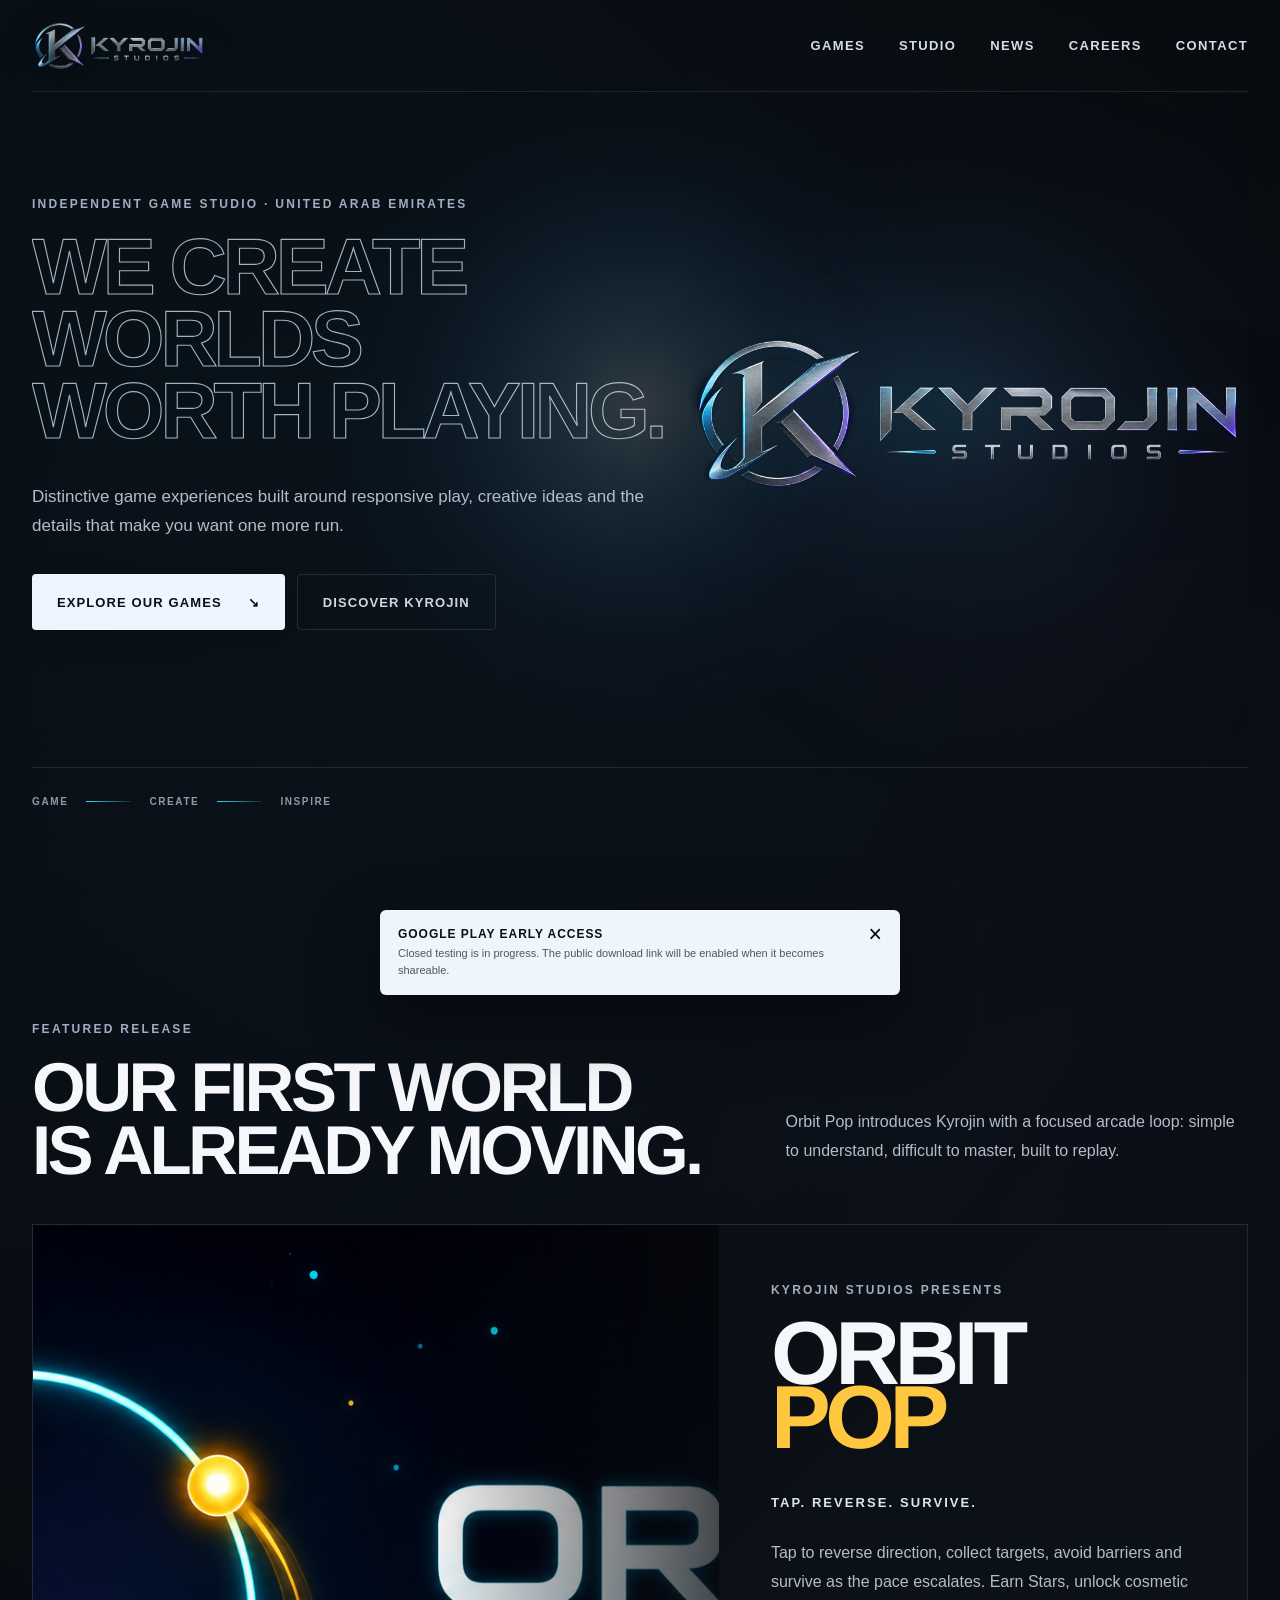
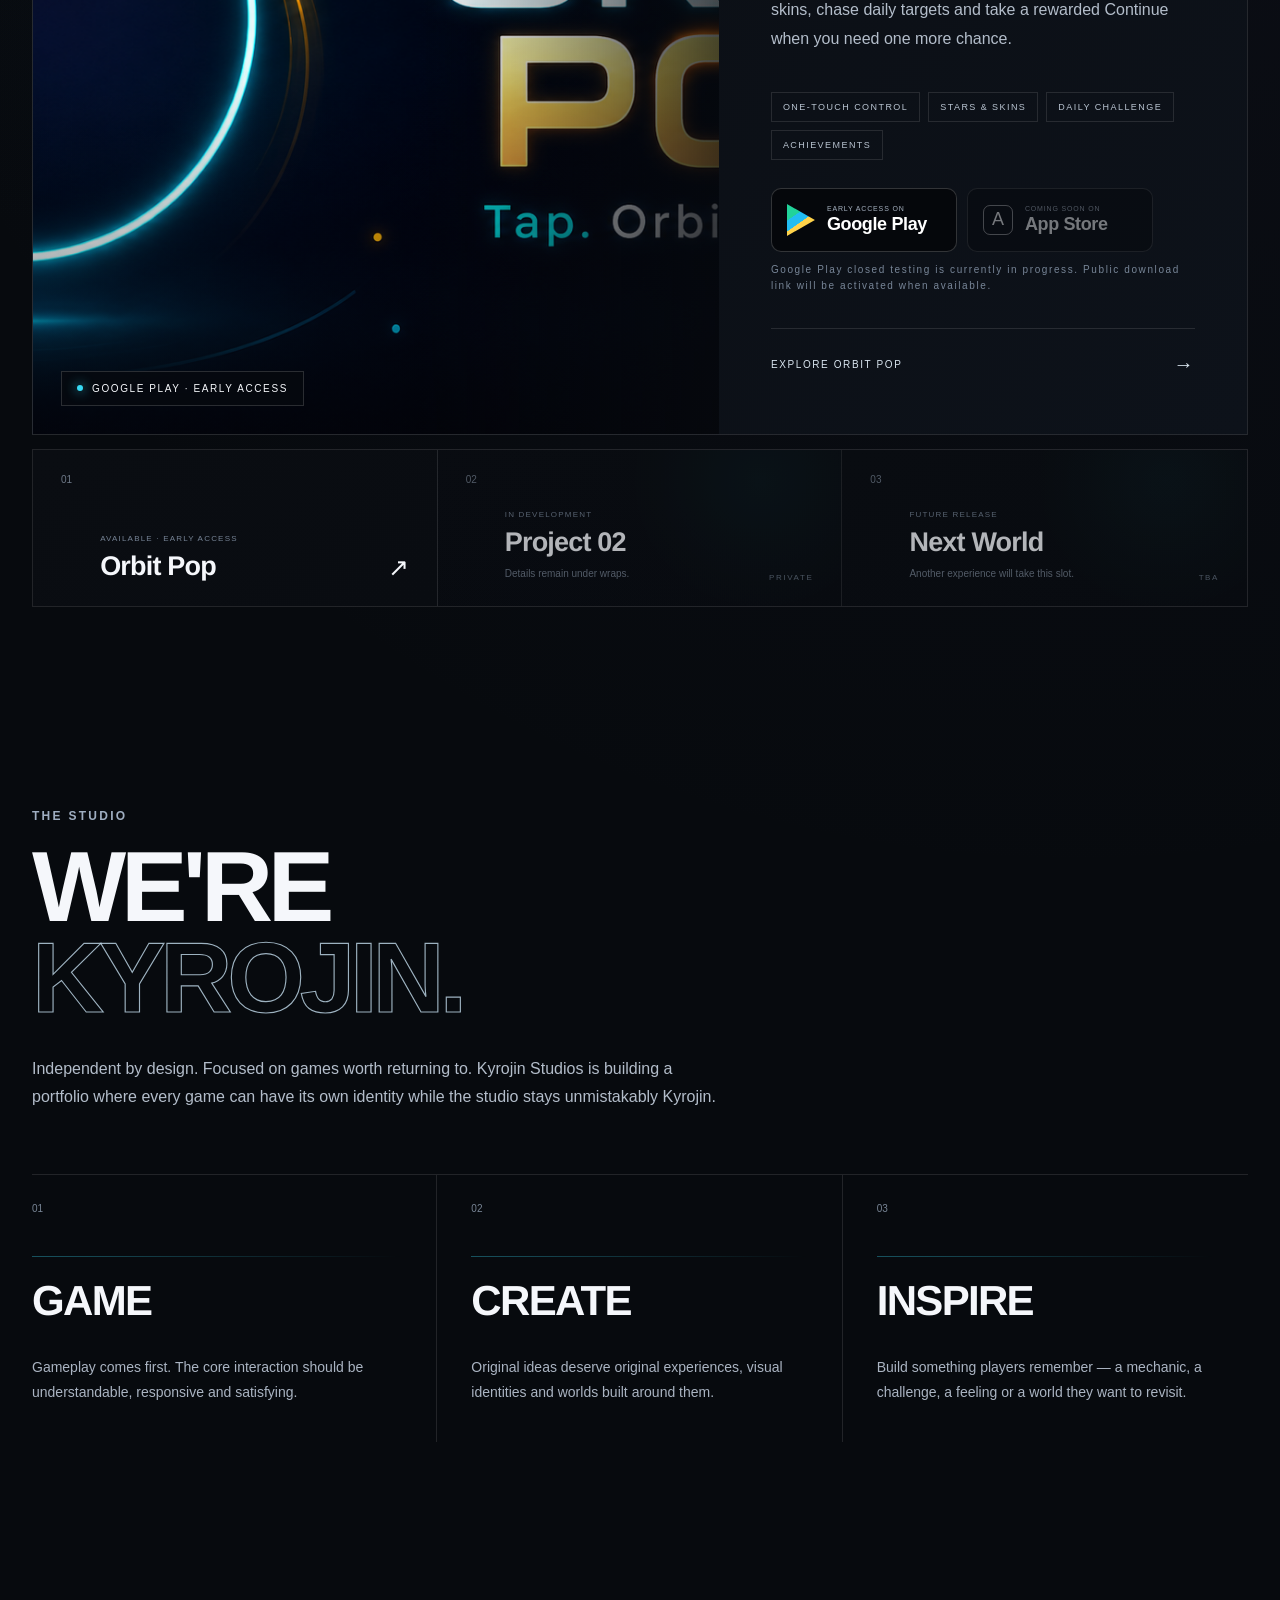
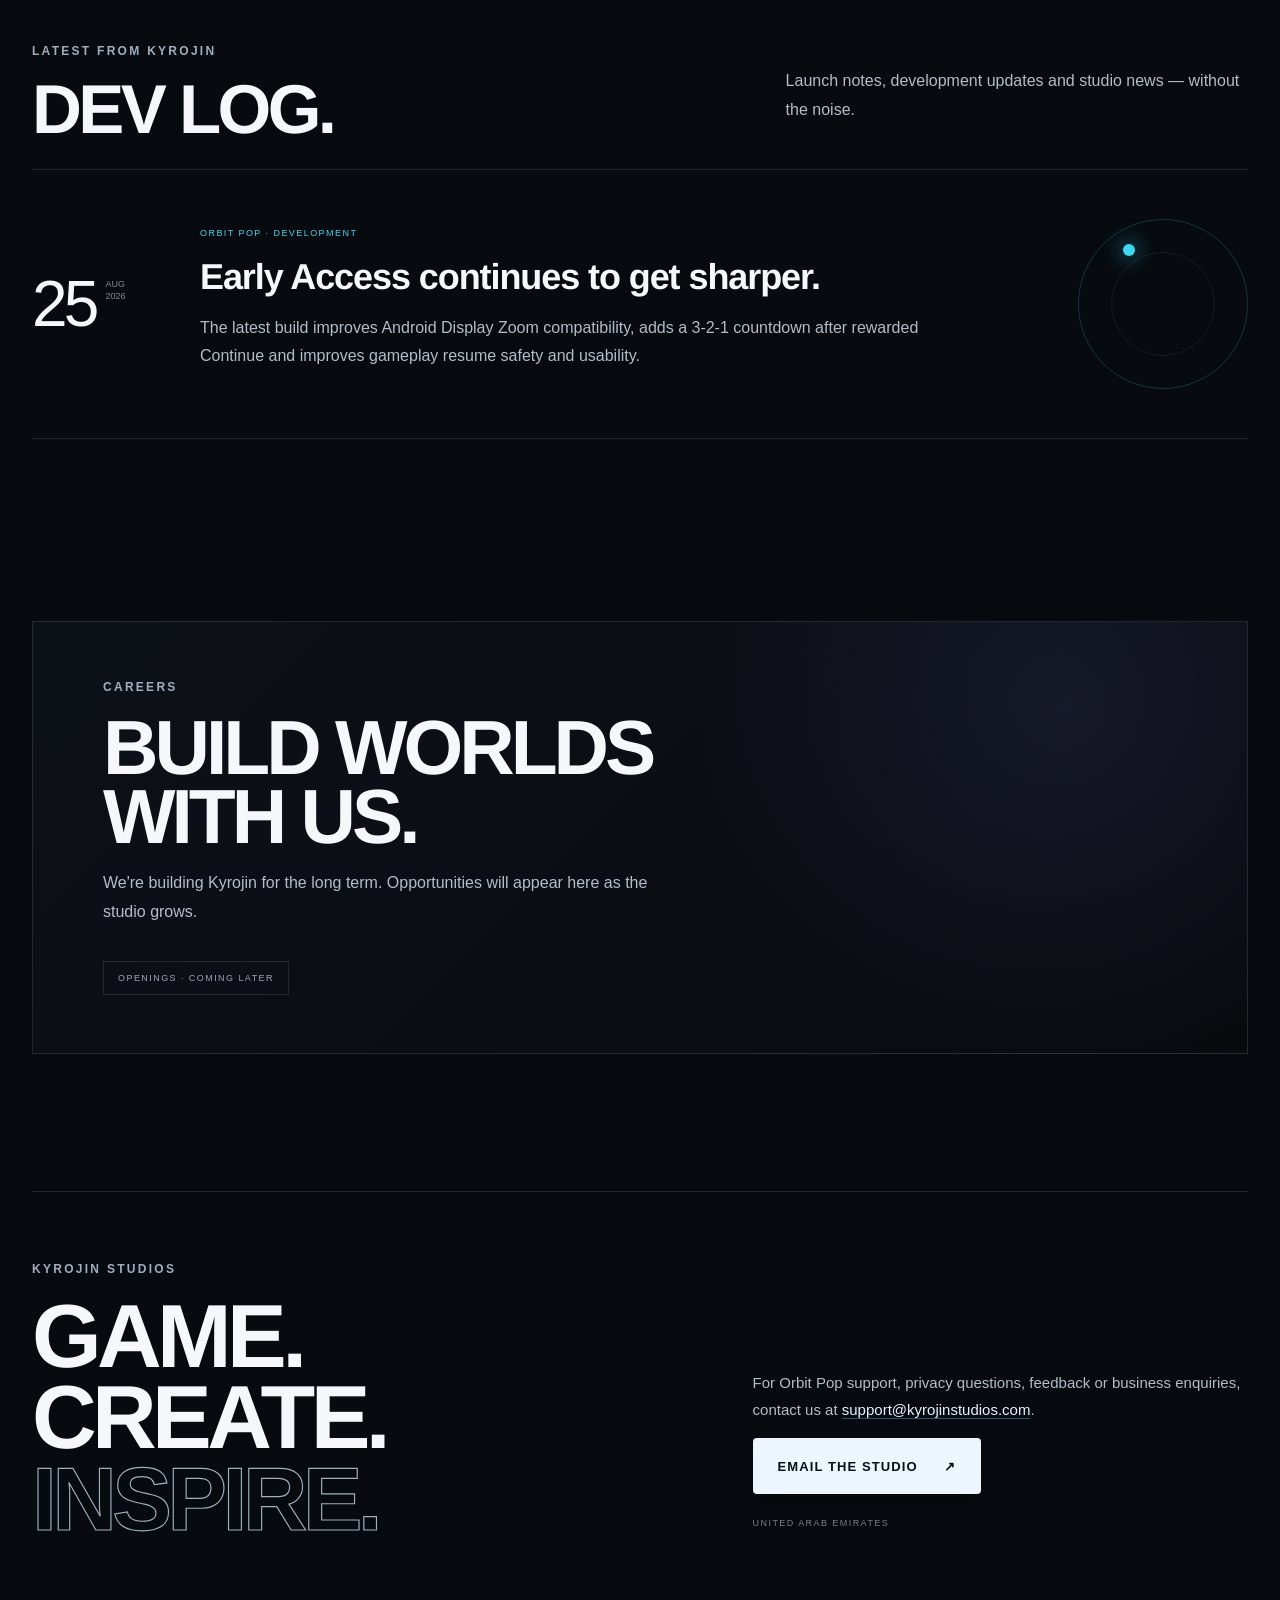
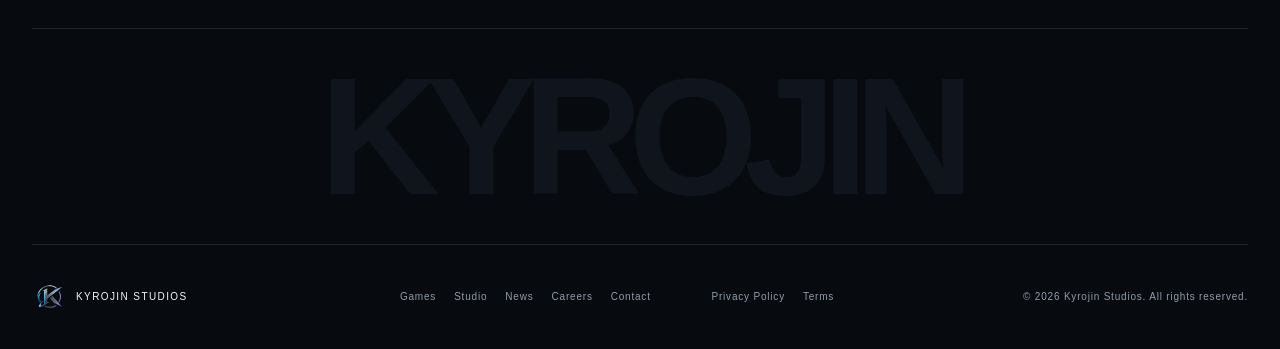
<file: kyrojin-studios-site/public/index.html>
<!doctype html>
<html lang="en">
<head>
  <meta charset="utf-8" />
  <meta name="viewport" content="width=device-width, initial-scale=1" />
  <meta name="theme-color" content="#080b10" />
  <meta name="description" content="Kyrojin Studios is an independent UAE game studio creating distinctive, replayable game experiences. Discover Orbit Pop, our first title." />
  <title>Kyrojin Studios — Game · Create · Inspire</title>
  <link rel="icon" type="image/png" href="assets/kyrojin-mark.png" />
  <link rel="stylesheet" href="assets/styles.css" />
</head>
<body>
  <div class="noise" aria-hidden="true"></div>
  <div class="cursor-glow" aria-hidden="true"></div>

  <header class="site-header" id="top">
    <a class="brand" href="#top" aria-label="Kyrojin Studios home">
      <img class="brand-wordmark" src="assets/kyrojin-logo-web-4k(1).png" alt="Kyrojin Studios" />
    </a>
    <button class="menu-toggle" aria-label="Open navigation" aria-expanded="false"><span></span><span></span></button>
    <nav class="nav" aria-label="Primary navigation">
      <a href="#games">Games</a>
      <a href="#studio">Studio</a>
      <a href="#news">News</a>
      <a href="#careers">Careers</a>
      <a href="#contact">Contact</a>
    </nav>
  </header>

  <main>
    <section class="hero section-pad">
      <div class="hero-aura" aria-hidden="true"></div>
      <div class="hero-copy reveal">
        <p class="eyebrow">Independent game studio · United Arab Emirates</p>
        <h1>WE CREATE WORLDS<br><span>WORTH PLAYING.</span></h1>
        <p class="hero-lead">Distinctive game experiences built around responsive play, creative ideas and the details that make you want one more run.</p>
        <div class="hero-actions">
          <a class="btn btn-primary" href="#games">Explore our games <span>↘</span></a>
          <a class="btn btn-ghost" href="#studio">Discover Kyrojin</a>
        </div>
      </div>
      <div class="hero-mark reveal delay-1">
        <img src="assets/kyrojin-logo-web-4k(1).png" alt="Kyrojin Studios" />
      </div>
      <div class="hero-footer reveal delay-2">
        <span>GAME</span><i></i><span>CREATE</span><i></i><span>INSPIRE</span>
      </div>
    </section>

    <section class="section-pad featured" id="games">
      <div class="section-head reveal">
        <div><p class="eyebrow">Featured release</p><h2>OUR FIRST WORLD<br>IS ALREADY MOVING.</h2></div>
        <p>Orbit Pop introduces Kyrojin with a focused arcade loop: simple to understand, difficult to master, built to replay.</p>
      </div>

      <article class="game-feature reveal">
        <div class="game-art">
          <img src="assets/orbit-pop-banner.png" alt="Orbit Pop — Tap. Orbit. Survive." />
          <div class="art-shade"></div>
          <div class="status-chip"><span></span> Google Play · Early Access</div>
        </div>
        <div class="game-info">
          <p class="eyebrow">Kyrojin Studios presents</p>
          <h3>ORBIT<br><span>POP</span></h3>
          <p class="tagline">TAP. REVERSE. SURVIVE.</p>
          <p class="game-desc">Tap to reverse direction, collect targets, avoid barriers and survive as the pace escalates. Earn Stars, unlock cosmetic skins, chase daily targets and take a rewarded Continue when you need one more chance.</p>
          <div class="feature-pills">
            <span>One-touch control</span><span>Stars & skins</span><span>Daily challenge</span><span>Achievements</span>
          </div>
          <div class="store-row" aria-label="Store availability">
            <button class="store-badge store-google" type="button" data-store="google">
              <span class="play-icon" aria-hidden="true"><i></i></span>
              <span><small>EARLY ACCESS ON</small><strong>Google Play</strong></span>
            </button>
            <button class="store-badge store-disabled" type="button" disabled>
              <span class="appstore-icon" aria-hidden="true">A</span>
              <span><small>COMING SOON ON</small><strong>App Store</strong></span>
            </button>
          </div>
          <p class="store-note">Google Play closed testing is currently in progress. Public download link will be activated when available.</p>
          <a class="text-link" href="orbit-pop.html">Explore Orbit Pop <span>→</span></a>
        </div>
      </article>

      <div class="game-grid reveal">
        <a class="game-card active" href="orbit-pop.html">
          <span class="card-index">01</span>
          <div><p>AVAILABLE · EARLY ACCESS</p><h4>Orbit Pop</h4></div><span class="arrow">↗</span>
        </a>
        <div class="game-card muted">
          <span class="card-index">02</span>
          <div><p>IN DEVELOPMENT</p><h4>Project 02</h4><small>Details remain under wraps.</small></div><span class="lock">PRIVATE</span>
        </div>
        <div class="game-card muted">
          <span class="card-index">03</span>
          <div><p>FUTURE RELEASE</p><h4>Next World</h4><small>Another experience will take this slot.</small></div><span class="lock">TBA</span>
        </div>
      </div>
    </section>

    <section class="section-pad studio" id="studio">
      <div class="studio-intro reveal">
        <p class="eyebrow">The studio</p>
        <h2>WE'RE<br><span>KYROJIN.</span></h2>
        <p>Independent by design. Focused on games worth returning to. Kyrojin Studios is building a portfolio where every game can have its own identity while the studio stays unmistakably Kyrojin.</p>
      </div>
      <div class="principles">
        <article class="principle reveal">
          <span class="number">01</span><div class="line"></div><h3>GAME</h3><p>Gameplay comes first. The core interaction should be understandable, responsive and satisfying.</p>
        </article>
        <article class="principle reveal delay-1">
          <span class="number">02</span><div class="line"></div><h3>CREATE</h3><p>Original ideas deserve original experiences, visual identities and worlds built around them.</p>
        </article>
        <article class="principle reveal delay-2">
          <span class="number">03</span><div class="line"></div><h3>INSPIRE</h3><p>Build something players remember — a mechanic, a challenge, a feeling or a world they want to revisit.</p>
        </article>
      </div>
    </section>

    <section class="section-pad news" id="news">
      <div class="section-head reveal">
        <div><p class="eyebrow">Latest from Kyrojin</p><h2>DEV LOG.</h2></div>
        <p>Launch notes, development updates and studio news — without the noise.</p>
      </div>
      <article class="news-card reveal">
        <div class="news-date"><strong>25</strong><span>AUG<br>2026</span></div>
        <div class="news-copy">
          <span class="news-tag">ORBIT POP · DEVELOPMENT</span>
          <h3>Early Access continues to get sharper.</h3>
          <p>The latest build improves Android Display Zoom compatibility, adds a 3-2-1 countdown after rewarded Continue and improves gameplay resume safety and usability.</p>
        </div>
        <div class="news-orbit" aria-hidden="true"><span></span></div>
      </article>
    </section>

    <section class="section-pad careers" id="careers">
      <div class="careers-panel reveal">
        <p class="eyebrow">Careers</p>
        <h2>BUILD WORLDS<br>WITH US.</h2>
        <p>We're building Kyrojin for the long term. Opportunities will appear here as the studio grows.</p>
        <span class="coming-pill">OPENINGS · COMING LATER</span>
      </div>
    </section>

    <section class="section-pad contact" id="contact">
      <div class="contact-panel reveal">
        <div>
          <p class="eyebrow">Kyrojin Studios</p>
          <h2>GAME.<br>CREATE.<br><span>INSPIRE.</span></h2>
        </div>
        <div class="contact-copy">
          <p>For Orbit Pop support, privacy questions, feedback or business enquiries, contact us at <a class="contact-email" href="mailto:support@kyrojinstudios.com">support@kyrojinstudios.com</a>.</p>
          <a class="btn btn-primary" href="mailto:support@kyrojinstudios.com">Email the studio <span>↗</span></a>
          <small>United Arab Emirates</small>
        </div>
      </div>
    </section>
  </main>

  <footer class="footer">
    <div class="footer-word">KYROJIN</div>
    <div class="footer-bottom">
      <div class="footer-brand"><img src="assets/kyrojin-mark.png" alt="" /><span>KYROJIN STUDIOS</span></div>
      <nav aria-label="Footer navigation">
        <a href="#games">Games</a><a href="#studio">Studio</a><a href="#news">News</a><a href="#careers">Careers</a><a href="#contact">Contact</a>
      </nav>
      <nav aria-label="Legal navigation">
        <a href="privacy-policy.html">Privacy Policy</a><a href="terms.html">Terms</a>
      </nav>
      <p>© 2026 Kyrojin Studios. All rights reserved.</p>
    </div>
  </footer>

  <div class="toast" role="status" aria-live="polite">
    <strong>Google Play Early Access</strong>
    <span>Closed testing is in progress. The public download link will be enabled when it becomes shareable.</span>
    <button type="button" aria-label="Close">×</button>
  </div>

  <script src="assets/app.js"></script>
</body>
</html>
</file>
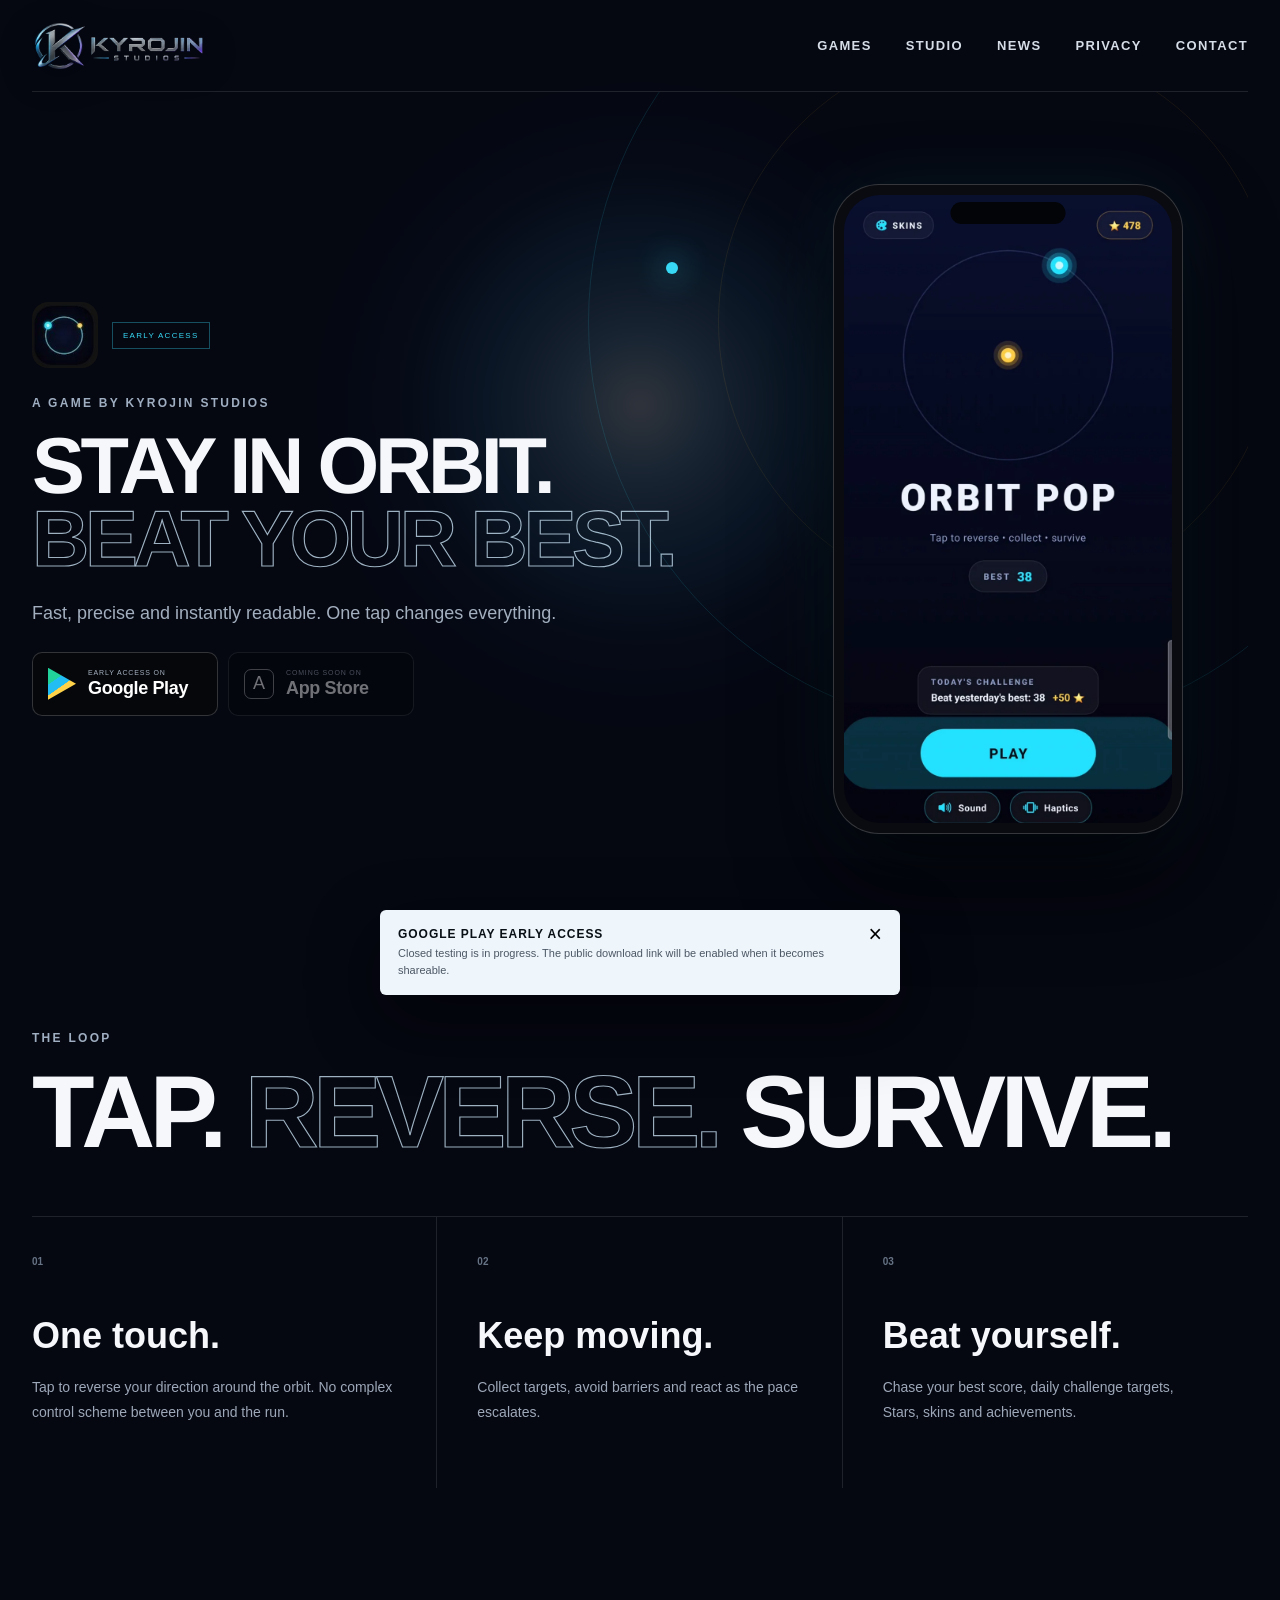
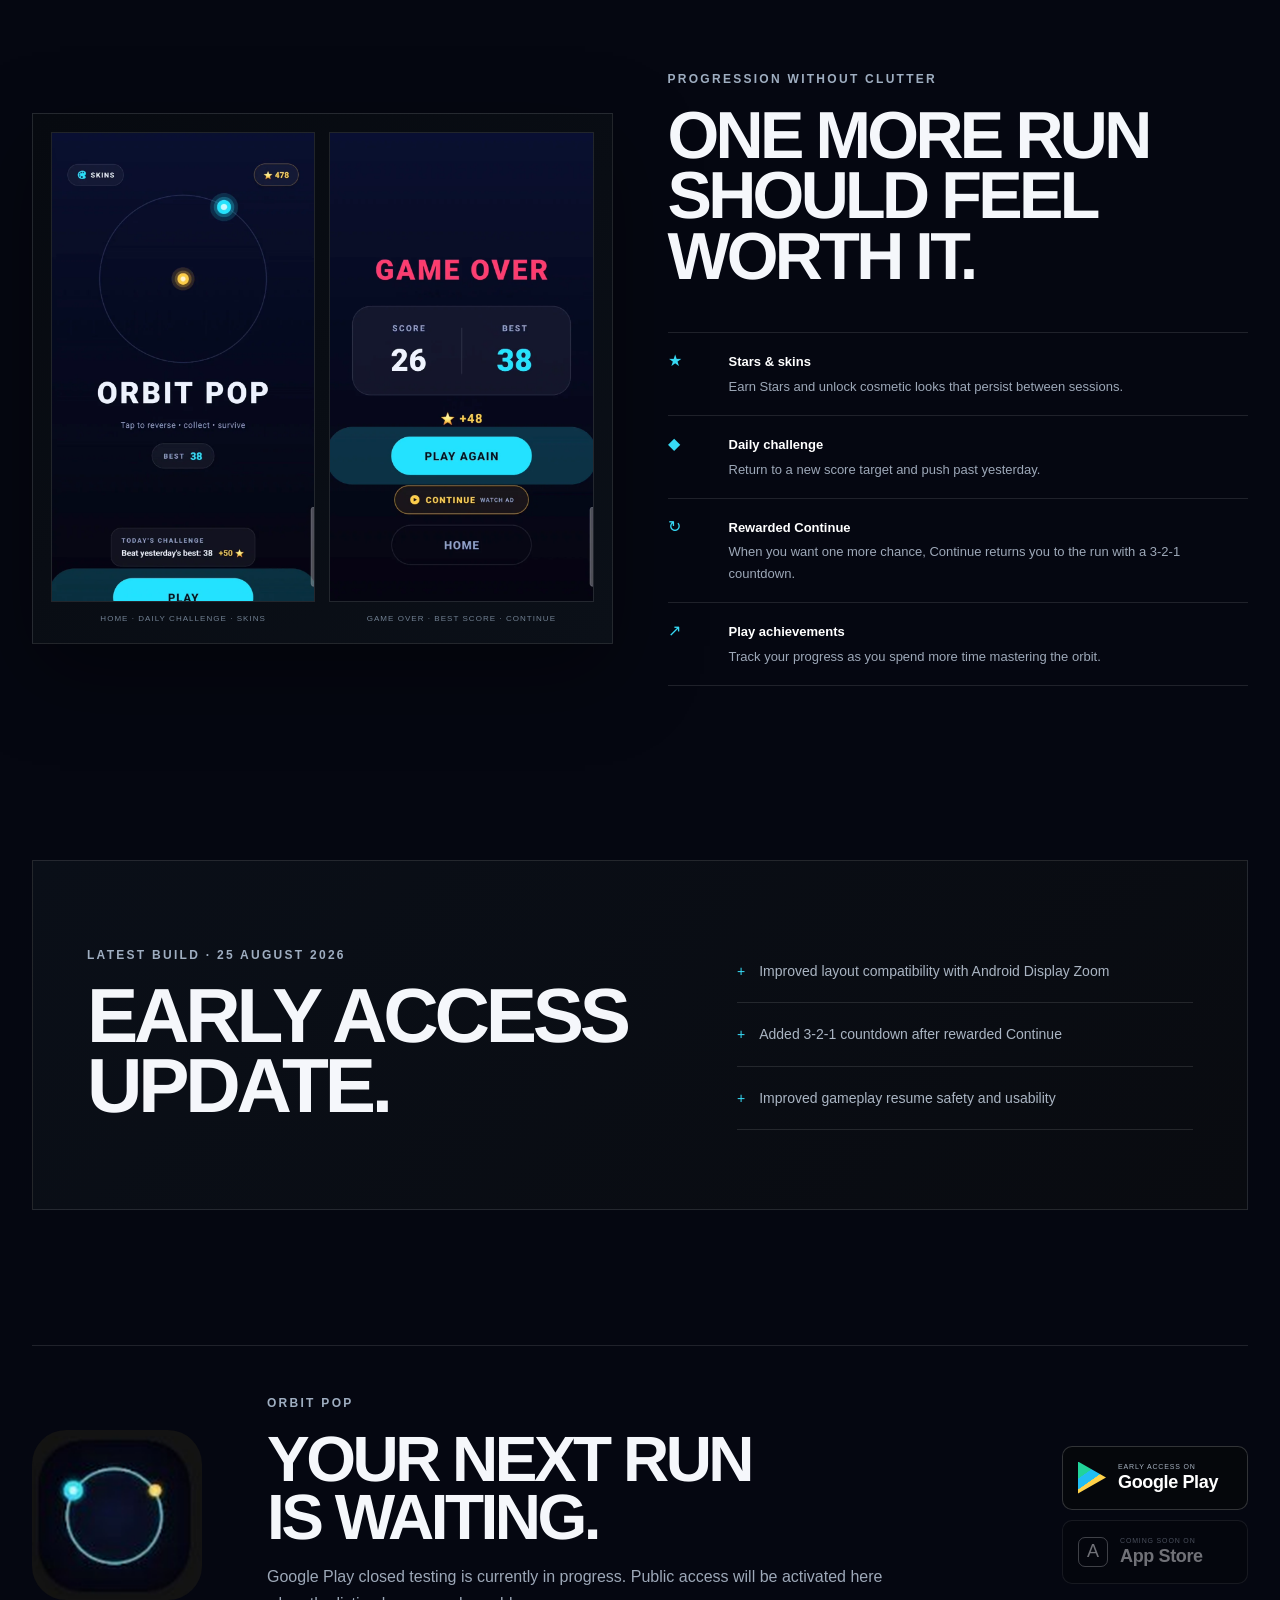
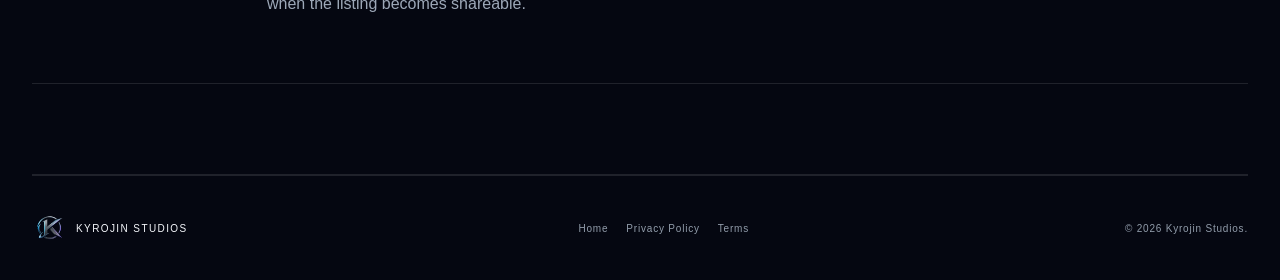
<file: kyrojin-studios-site/public/orbit-pop.html>
<!doctype html>
<html lang="en">
<head>
  <meta charset="utf-8" />
  <meta name="viewport" content="width=device-width, initial-scale=1" />
  <meta name="theme-color" content="#050814" />
  <meta name="description" content="Orbit Pop by Kyrojin Studios — a fast one-touch arcade challenge. Tap to reverse, collect, survive and beat your best." />
  <title>Orbit Pop — Kyrojin Studios</title>
  <link rel="icon" type="image/png" href="assets/orbit-pop-icon-from-store.png" />
  <link rel="stylesheet" href="assets/styles.css" />
</head>
<body class="orbit-page">
  <div class="noise" aria-hidden="true"></div>
  <div class="cursor-glow" aria-hidden="true"></div>
  <header class="site-header">
    <a class="brand" href="index.html"><img class="brand-wordmark" src="assets/kyrojin-logo-web-4k(1).png" alt="Kyrojin Studios" /></a>
    <button class="menu-toggle" aria-label="Open navigation" aria-expanded="false"><span></span><span></span></button>
    <nav class="nav"><a href="index.html#games">Games</a><a href="index.html#studio">Studio</a><a href="index.html#news">News</a><a href="privacy-policy.html">Privacy</a><a href="index.html#contact">Contact</a></nav>
  </header>

  <main>
    <section class="orbit-hero section-pad">
      <div class="orbit-bg" aria-hidden="true"><span class="orbit-ring ring-one"></span><span class="orbit-ring ring-two"></span><i class="orb cyan"></i><i class="orb amber"></i></div>
      <div class="orbit-copy reveal">
        <div class="orbit-icon-wrap"><img src="assets/orbit-pop-icon-from-store.png" alt="Orbit Pop app icon" /><span>EARLY ACCESS</span></div>
        <p class="eyebrow">A game by Kyrojin Studios</p>
        <h1>STAY IN ORBIT.<br><span>BEAT YOUR BEST.</span></h1>
        <p>Fast, precise and instantly readable. One tap changes everything.</p>
        <div class="store-row">
          <button class="store-badge store-google" type="button" data-store="google"><span class="play-icon"><i></i></span><span><small>EARLY ACCESS ON</small><strong>Google Play</strong></span></button>
          <button class="store-badge store-disabled" disabled><span class="appstore-icon">A</span><span><small>COMING SOON ON</small><strong>App Store</strong></span></button>
        </div>
      </div>
      <div class="orbit-phone reveal delay-1">
        <div class="phone-frame">
          <div class="phone-notch"></div>
          <img src="assets/orbit-pop-home.webp" alt="Orbit Pop home screen" />
        </div>
      </div>
    </section>

    <section class="section-pad orbit-manifesto">
      <p class="eyebrow reveal">The loop</p>
      <h2 class="reveal">TAP. <span>REVERSE.</span> SURVIVE.</h2>
      <div class="manifesto-grid">
        <article class="reveal"><strong>01</strong><h3>One touch.</h3><p>Tap to reverse your direction around the orbit. No complex control scheme between you and the run.</p></article>
        <article class="reveal delay-1"><strong>02</strong><h3>Keep moving.</h3><p>Collect targets, avoid barriers and react as the pace escalates.</p></article>
        <article class="reveal delay-2"><strong>03</strong><h3>Beat yourself.</h3><p>Chase your best score, daily challenge targets, Stars, skins and achievements.</p></article>
      </div>
    </section>

    <section class="section-pad orbit-showcase">
      <div class="showcase-banner gameplay-pair reveal">
        <figure><img src="assets/orbit-pop-home.webp" alt="Orbit Pop home screen" /><figcaption>HOME · DAILY CHALLENGE · SKINS</figcaption></figure>
        <figure><img src="assets/orbit-pop-gameover.webp" alt="Orbit Pop game over screen" /><figcaption>GAME OVER · BEST SCORE · CONTINUE</figcaption></figure>
      </div>
      <div class="showcase-copy reveal">
        <p class="eyebrow">Progression without clutter</p>
        <h2>ONE MORE RUN<br>SHOULD FEEL WORTH IT.</h2>
        <div class="feature-list">
          <div><span>★</span><p><strong>Stars & skins</strong>Earn Stars and unlock cosmetic looks that persist between sessions.</p></div>
          <div><span>◆</span><p><strong>Daily challenge</strong>Return to a new score target and push past yesterday.</p></div>
          <div><span>↻</span><p><strong>Rewarded Continue</strong>When you want one more chance, Continue returns you to the run with a 3-2-1 countdown.</p></div>
          <div><span>↗</span><p><strong>Play achievements</strong>Track your progress as you spend more time mastering the orbit.</p></div>
        </div>
      </div>
    </section>

    <section class="section-pad update-block">
      <div class="update-panel reveal">
        <div><p class="eyebrow">Latest build · 25 August 2026</p><h2>EARLY ACCESS<br>UPDATE.</h2></div>
        <ul>
          <li>Improved layout compatibility with Android Display Zoom</li>
          <li>Added 3-2-1 countdown after rewarded Continue</li>
          <li>Improved gameplay resume safety and usability</li>
        </ul>
      </div>
    </section>

    <section class="section-pad orbit-download">
      <div class="download-panel reveal">
        <img src="assets/orbit-pop-icon-from-store.png" alt="Orbit Pop" />
        <div><p class="eyebrow">Orbit Pop</p><h2>YOUR NEXT RUN<br>IS WAITING.</h2><p>Google Play closed testing is currently in progress. Public access will be activated here when the listing becomes shareable.</p></div>
        <div class="store-stack">
          <button class="store-badge store-google" type="button" data-store="google"><span class="play-icon"><i></i></span><span><small>EARLY ACCESS ON</small><strong>Google Play</strong></span></button>
          <button class="store-badge store-disabled" disabled><span class="appstore-icon">A</span><span><small>COMING SOON ON</small><strong>App Store</strong></span></button>
        </div>
      </div>
    </section>
  </main>

  <footer class="footer compact-footer">
    <div class="footer-bottom">
      <div class="footer-brand"><img src="assets/kyrojin-mark.png" alt="" /><span>KYROJIN STUDIOS</span></div>
      <nav><a href="index.html">Home</a><a href="privacy-policy.html">Privacy Policy</a><a href="terms.html">Terms</a></nav>
      <p>© 2026 Kyrojin Studios.</p>
    </div>
  </footer>

  <div class="toast" role="status" aria-live="polite"><strong>Google Play Early Access</strong><span>Closed testing is in progress. The public download link will be enabled when it becomes shareable.</span><button type="button">×</button></div>
  <script src="assets/app.js"></script>
</body>
</html>
</file>
<file: kyrojin-studios-site/public/assets/styles.css>
:root{
  --bg:#07090d;--bg2:#0b0f16;--panel:#0d121a;--text:#f5f7fb;--muted:#9da8b8;--line:rgba(255,255,255,.11);--cyan:#37d9f4;--cyan2:#6ae9ff;--ice:#c8e9ff;--violet:#8887ff;--amber:#ffc640;--max:1440px
}
*{box-sizing:border-box}html{scroll-behavior:smooth}body{margin:0;background:var(--bg);color:var(--text);font-family:Inter,ui-sans-serif,-apple-system,BlinkMacSystemFont,"Segoe UI",Roboto,Arial,sans-serif;overflow-x:hidden}a{color:inherit;text-decoration:none}button{font:inherit}.noise{position:fixed;inset:0;z-index:100;pointer-events:none;opacity:.045;background-image:url("data:image/svg+xml,%3Csvg viewBox='0 0 180 180' xmlns='http://www.w3.org/2000/svg'%3E%3Cfilter id='n'%3E%3CfeTurbulence type='fractalNoise' baseFrequency='.92' numOctaves='4' stitchTiles='stitch'/%3E%3C/filter%3E%3Crect width='100%25' height='100%25' filter='url(%23n)' opacity='.8'/%3E%3C/svg%3E")}.cursor-glow{position:fixed;width:520px;height:520px;border-radius:50%;background:radial-gradient(circle,rgba(58,187,255,.10),transparent 67%);pointer-events:none;z-index:0;transform:translate(-50%,-50%);transition:opacity .2s}.section-pad{width:min(var(--max),calc(100% - 64px));margin:0 auto;padding:120px 0;position:relative;z-index:1}.site-header{height:86px;width:min(var(--max),calc(100% - 64px));margin:0 auto;display:flex;align-items:center;justify-content:space-between;position:relative;z-index:80;border-bottom:1px solid var(--line)}.brand{display:flex;align-items:center;gap:12px;letter-spacing:.12em}.brand img{width:44px;height:44px;object-fit:contain}.brand span{display:grid;line-height:1}.brand strong{font-size:13px}.brand small{font-size:8px;color:var(--muted);margin-top:5px;letter-spacing:.32em}.nav{display:flex;align-items:center;gap:34px}.nav a{font-size:12px;color:#c8d0db;letter-spacing:.08em;text-transform:uppercase;position:relative}.nav a:after{content:"";position:absolute;left:0;right:100%;bottom:-8px;height:1px;background:var(--cyan);transition:.25s}.nav a:hover:after{right:0}.menu-toggle{display:none;background:none;border:0;width:42px;height:42px;position:relative}.menu-toggle span{position:absolute;left:9px;width:24px;height:1px;background:white;transition:.25s}.menu-toggle span:first-child{top:16px}.menu-toggle span:last-child{top:25px}.eyebrow{margin:0 0 20px;color:#91a0b5;font-size:11px;font-weight:700;letter-spacing:.21em;text-transform:uppercase}.hero{min-height:calc(100vh - 86px);display:grid;grid-template-columns:1.08fr .92fr;align-items:center;padding-top:70px;padding-bottom:75px}.hero-aura{position:absolute;inset:0;background:radial-gradient(circle at 76% 40%,rgba(55,217,244,.09),transparent 22%),radial-gradient(circle at 79% 41%,rgba(136,135,255,.06),transparent 35%);pointer-events:none}.hero-copy{position:relative;z-index:2}.hero h1,.section-head h2,.studio-intro h2,.careers h2,.contact h2,.orbit-copy h1,.orbit-manifesto h2,.showcase-copy h2,.update-panel h2,.download-panel h2{font-size:clamp(52px,6.2vw,104px);line-height:.91;letter-spacing:-.055em;margin:0;font-weight:650}.hero h1 span,.studio-intro h2 span,.contact h2 span,.orbit-copy h1 span,.orbit-manifesto h2 span{color:transparent;-webkit-text-stroke:1px rgba(211,237,255,.65);text-stroke:1px rgba(211,237,255,.65)}.hero-lead{max-width:690px;font-size:18px;line-height:1.72;color:#aab3c1;margin:34px 0 34px}.hero-actions{display:flex;gap:12px;flex-wrap:wrap}.btn{height:52px;padding:0 24px;border-radius:4px;display:inline-flex;align-items:center;justify-content:center;gap:26px;font-size:12px;text-transform:uppercase;letter-spacing:.09em;font-weight:750}.btn-primary{background:#e9f4ff;color:#071018}.btn-primary:hover{background:white}.btn-ghost{border:1px solid var(--line);color:#cfd6df}.btn-ghost:hover{border-color:#5b6a7c}.hero-mark{display:flex;justify-content:flex-end;align-items:center}.hero-mark img{width:min(100%,760px);filter:drop-shadow(0 30px 70px rgba(0,0,0,.7));mix-blend-mode:screen;opacity:.92}.hero-footer{grid-column:1/-1;margin-top:35px;padding-top:28px;border-top:1px solid var(--line);display:flex;align-items:center;gap:18px;color:#8f9aaa;font-size:10px;font-weight:800;letter-spacing:.26em}.hero-footer i{width:45px;height:1px;background:linear-gradient(90deg,var(--cyan),rgba(255,255,255,.1))}.featured{padding-top:155px}.section-head{display:grid;grid-template-columns:1.2fr .8fr;gap:60px;align-items:end;margin-bottom:62px}.section-head h2{font-size:clamp(45px,5.4vw,78px)}.section-head>p{color:var(--muted);line-height:1.8;font-size:15px;max-width:500px;justify-self:end}.game-feature{min-height:720px;border:1px solid var(--line);display:grid;grid-template-columns:1.13fr .87fr;background:linear-gradient(135deg,#0a0d12,#0d121a);overflow:hidden}.game-art{position:relative;min-height:720px;background:#02040a}.game-art img{width:100%;height:100%;object-fit:cover}.art-shade{position:absolute;inset:0;background:linear-gradient(90deg,transparent 56%,rgba(6,9,14,.74) 100%),linear-gradient(0deg,rgba(4,6,10,.55),transparent 45%)}.status-chip{position:absolute;left:28px;bottom:28px;display:flex;align-items:center;gap:9px;padding:11px 15px;border:1px solid rgba(255,255,255,.15);background:rgba(7,10,15,.75);backdrop-filter:blur(14px);font-size:10px;letter-spacing:.12em;text-transform:uppercase}.status-chip span{width:6px;height:6px;border-radius:50%;background:var(--cyan);box-shadow:0 0 12px var(--cyan)}.game-info{padding:72px 58px;display:flex;flex-direction:column;justify-content:center}.game-info h3{font-size:clamp(78px,7.7vw,128px);line-height:.72;letter-spacing:-.06em;margin:4px 0 32px}.game-info h3 span{color:var(--amber)}.tagline{font-size:13px;font-weight:800;letter-spacing:.25em;color:#d9e7f3}.game-desc{font-size:15px;line-height:1.8;color:var(--muted);max-width:590px}.feature-pills{display:flex;flex-wrap:wrap;gap:8px;margin:22px 0 28px}.feature-pills span{font-size:9px;letter-spacing:.11em;text-transform:uppercase;border:1px solid var(--line);padding:9px 11px;color:#b9c4d1}.store-row{display:flex;gap:10px;flex-wrap:wrap}.store-badge{height:62px;min-width:186px;border:1px solid rgba(255,255,255,.18);background:#05070b;color:white;border-radius:10px;padding:8px 15px;display:flex;align-items:center;gap:12px;text-align:left;cursor:pointer;transition:.25s}.store-badge:hover:not(:disabled){transform:translateY(-2px);border-color:rgba(255,255,255,.4);background:#090d13}.store-badge small{display:block;font-size:7px;letter-spacing:.12em;color:#a6b1c0;margin-bottom:2px}.store-badge strong{font-size:18px;font-weight:520;letter-spacing:-.02em}.store-disabled{opacity:.43;cursor:not-allowed}.play-icon{width:28px;height:32px;position:relative;display:block;clip-path:polygon(0 0,100% 50%,0 100%);background:linear-gradient(145deg,#21d39a 0 32%,#21bdf3 33% 53%,#ffd24a 54% 72%,#ff5a62 73%)}.play-icon i{display:none}.appstore-icon{width:30px;height:30px;border:1px solid rgba(255,255,255,.55);display:grid;place-items:center;border-radius:7px;font-weight:300;font-size:18px}.store-note{font-size:10px;color:#778597;line-height:1.6;margin:10px 0 0;max-width:450px}.text-link{display:inline-flex;align-items:center;justify-content:space-between;width:100%;border-top:1px solid var(--line);padding-top:24px;margin-top:34px;text-transform:uppercase;font-size:10px;letter-spacing:.14em;color:#d9e5ef}.text-link span{font-size:20px}.game-grid{display:grid;grid-template-columns:repeat(3,1fr);margin-top:18px;border:1px solid var(--line)}.game-card{min-height:190px;padding:28px;display:grid;grid-template-columns:auto 1fr auto;gap:28px;align-items:end;border-right:1px solid var(--line);background:#0a0d12}.game-card:last-child{border-right:0}.game-card.active:hover{background:#0e141c}.game-card .card-index{font-size:10px;color:#6d7887;align-self:start}.game-card p{font-size:8px;letter-spacing:.15em;color:#768395}.game-card h4{margin:8px 0 0;font-size:30px;letter-spacing:-.03em}.game-card .arrow{font-size:25px}.game-card .lock{font-size:8px;letter-spacing:.2em;color:#65707f}.game-card.muted{opacity:.56}.studio{padding-top:175px}.studio-intro{max-width:1000px}.studio-intro h2{font-size:clamp(74px,9vw,148px)}.studio-intro>p:last-child{max-width:700px;margin:42px 0 0;color:var(--muted);line-height:1.8;font-size:16px}.principles{display:grid;grid-template-columns:repeat(3,1fr);margin-top:100px;border-top:1px solid var(--line)}.principle{padding:28px 34px 22px 0;border-right:1px solid var(--line);min-height:350px;display:flex;flex-direction:column}.principle:not(:first-child){padding-left:34px}.principle:last-child{border-right:0}.principle .number{font-size:10px;color:#788595}.principle .line{width:100%;height:1px;background:linear-gradient(90deg,var(--cyan),transparent);margin:65px 0 22px;opacity:.35}.principle h3{font-size:50px;letter-spacing:-.04em;margin:0 0 24px}.principle p{color:var(--muted);line-height:1.8;font-size:14px;max-width:360px}.news{padding-top:155px}.news-card{min-height:360px;border-top:1px solid var(--line);border-bottom:1px solid var(--line);display:grid;grid-template-columns:150px 1fr 300px;align-items:center;gap:50px}.news-date{display:flex;align-items:flex-start;gap:10px}.news-date strong{font-size:74px;font-weight:400;letter-spacing:-.06em}.news-date span{font-size:9px;line-height:1.4;color:#7f8997;margin-top:11px}.news-tag{font-size:9px;letter-spacing:.17em;color:var(--cyan)}.news-copy h3{font-size:36px;margin:16px 0 12px;letter-spacing:-.03em}.news-copy p{max-width:760px;color:var(--muted);line-height:1.75}.news-orbit{width:220px;height:220px;border:1px solid rgba(55,217,244,.22);border-radius:50%;position:relative;justify-self:end}.news-orbit:after{content:"";position:absolute;inset:32px;border:1px solid rgba(255,255,255,.07);border-radius:50%}.news-orbit span{position:absolute;width:12px;height:12px;background:var(--cyan);border-radius:50%;top:24px;left:44px;box-shadow:0 0 22px var(--cyan)}.careers-panel{min-height:570px;border:1px solid var(--line);padding:72px;background:radial-gradient(circle at 85% 20%,rgba(135,134,255,.10),transparent 34%),linear-gradient(135deg,#0d1118,#080a0e);display:flex;flex-direction:column;justify-content:center}.careers h2{font-size:clamp(65px,7vw,112px)}.careers-panel>p:not(.eyebrow){color:var(--muted);max-width:560px;line-height:1.8}.coming-pill{width:max-content;border:1px solid var(--line);padding:11px 14px;font-size:9px;letter-spacing:.15em;color:#9ca8b5;margin-top:18px}.contact-panel{display:grid;grid-template-columns:1fr .75fr;gap:60px;border-top:1px solid var(--line);padding-top:95px}.contact h2{font-size:clamp(72px,8vw,130px)}.contact-copy{display:flex;flex-direction:column;justify-content:flex-end;align-items:flex-start;padding-bottom:12px}.contact-copy p{color:var(--muted);line-height:1.8;max-width:510px}.contact-copy small{margin-top:24px;color:#748091;font-size:9px;text-transform:uppercase;letter-spacing:.16em}.footer{width:min(var(--max),calc(100% - 64px));margin:70px auto 0;border-top:1px solid var(--line);position:relative;z-index:1;overflow:hidden}.footer-word{font-size:clamp(100px,17vw,300px);font-weight:800;letter-spacing:-.085em;line-height:.83;color:#0d1117;white-space:nowrap;text-align:center;margin:60px 0}.footer-bottom{border-top:1px solid var(--line);min-height:130px;display:grid;grid-template-columns:1.2fr 1fr 1fr auto;align-items:center;gap:30px}.footer-brand{display:flex;align-items:center;gap:10px;font-size:10px;letter-spacing:.14em}.footer-brand img{width:34px;height:34px;object-fit:contain}.footer-bottom nav{display:flex;gap:18px;flex-wrap:wrap}.footer-bottom a,.footer-bottom p{font-size:9px;color:#7f8a99;letter-spacing:.08em}.toast{position:fixed;left:50%;bottom:24px;transform:translate(-50%,140%);width:min(520px,calc(100% - 32px));padding:17px 48px 17px 18px;background:#eef5fb;color:#081016;border-radius:6px;z-index:150;box-shadow:0 25px 70px rgba(0,0,0,.45);transition:.32s;display:grid;gap:4px}.toast.show{transform:translate(-50%,0)}.toast strong{font-size:12px;text-transform:uppercase;letter-spacing:.08em}.toast span{font-size:11px;line-height:1.5;color:#4c5865}.toast button{position:absolute;right:12px;top:10px;background:none;border:0;font-size:23px;cursor:pointer}.reveal{opacity:0;transform:translateY(26px);transition:opacity .8s ease,transform .8s ease}.reveal.visible{opacity:1;transform:none}.delay-1{transition-delay:.10s}.delay-2{transition-delay:.20s}
/* Orbit page */.orbit-page{background:#050711}.orbit-hero{min-height:calc(100vh - 86px);display:grid;grid-template-columns:1.05fr .75fr;align-items:center;gap:80px}.orbit-bg{position:absolute;inset:0;overflow:hidden;pointer-events:none}.orbit-ring{position:absolute;border:1px solid rgba(55,217,244,.12);border-radius:50%}.ring-one{width:820px;height:820px;right:-160px;top:-180px}.ring-two{width:560px;height:560px;right:-30px;top:-50px;border-color:rgba(255,198,64,.08)}.orb{position:absolute;width:12px;height:12px;border-radius:50%}.orb.cyan{right:570px;top:170px;background:var(--cyan);box-shadow:0 0 30px var(--cyan)}.orb.amber{right:100px;top:475px;background:var(--amber);box-shadow:0 0 30px var(--amber)}.orbit-copy{position:relative;z-index:2}.orbit-icon-wrap{display:flex;align-items:center;gap:14px;margin-bottom:28px}.orbit-icon-wrap img{width:66px;height:66px;border-radius:16px}.orbit-icon-wrap span{font-size:8px;letter-spacing:.16em;border:1px solid rgba(55,217,244,.35);color:var(--cyan);padding:8px 10px}.orbit-copy h1{font-size:clamp(55px,6.2vw,100px)}.orbit-copy>p:not(.eyebrow){color:#a3afbe;font-size:18px;margin:28px 0}.orbit-phone{display:flex;justify-content:center;position:relative;z-index:2}.phone-frame{width:min(390px,80vw);height:720px;background:#090b11;border:1px solid rgba(255,255,255,.18);border-radius:46px;padding:10px;box-shadow:0 45px 90px rgba(0,0,0,.6),0 0 80px rgba(55,217,244,.08);overflow:hidden;position:relative}.phone-frame img{width:100%;height:100%;object-fit:cover;border-radius:36px}.phone-notch{position:absolute;z-index:4;top:17px;left:50%;transform:translateX(-50%);width:115px;height:22px;border-radius:18px;background:#030407}.orbit-manifesto{padding-top:160px}.orbit-manifesto h2{font-size:clamp(65px,8vw,128px)}.manifesto-grid{display:grid;grid-template-columns:repeat(3,1fr);gap:0;margin-top:90px;border-top:1px solid var(--line)}.manifesto-grid article{padding:34px 40px 70px 0;border-right:1px solid var(--line)}.manifesto-grid article:not(:first-child){padding-left:40px}.manifesto-grid article:last-child{border-right:0}.manifesto-grid strong{font-size:10px;color:#667384}.manifesto-grid h3{font-size:36px;margin:74px 0 18px}.manifesto-grid p{color:var(--muted);line-height:1.8;font-size:14px}.orbit-showcase{display:grid;grid-template-columns:1fr 1fr;gap:70px;align-items:center}.showcase-banner{border:1px solid var(--line);background:#02040a;overflow:hidden;box-shadow:0 30px 80px rgba(0,0,0,.38)}.showcase-banner img{width:100%;display:block}.showcase-copy h2{font-size:clamp(48px,5.2vw,82px)}.feature-list{margin-top:45px;border-top:1px solid var(--line)}.feature-list>div{display:grid;grid-template-columns:46px 1fr;gap:15px;padding:18px 0;border-bottom:1px solid var(--line)}.feature-list>div>span{color:var(--cyan)}.feature-list p{margin:0;color:var(--muted);line-height:1.65;font-size:13px}.feature-list strong{display:block;color:white;margin-bottom:3px}.update-panel{border:1px solid var(--line);min-height:480px;padding:60px;display:grid;grid-template-columns:1fr .8fr;gap:80px;align-items:center;background:linear-gradient(135deg,#0a0f18,#090b10)}.update-panel h2{font-size:clamp(52px,6vw,95px)}.update-panel ul{margin:0;padding:0;list-style:none}.update-panel li{padding:20px 0;border-bottom:1px solid var(--line);color:#aab5c3;font-size:14px;line-height:1.6}.update-panel li:before{content:"+";color:var(--cyan);margin-right:14px}.download-panel{display:grid;grid-template-columns:180px 1fr auto;gap:55px;align-items:center;border-top:1px solid var(--line);border-bottom:1px solid var(--line);padding:70px 0}.download-panel>img{width:170px;height:170px;border-radius:34px}.download-panel h2{font-size:clamp(50px,5vw,80px)}.download-panel>div>p:last-child{color:var(--muted);line-height:1.7;max-width:650px}.store-stack{display:grid;gap:10px}.compact-footer{margin-top:30px}.compact-footer .footer-bottom{grid-template-columns:1fr 1fr auto}
@media(max-width:1050px){.section-pad,.site-header,.footer{width:min(100% - 40px,var(--max))}.hero{grid-template-columns:1fr;min-height:auto;padding-top:100px}.hero-mark{margin-top:20px;justify-content:flex-start}.hero-mark img{width:min(700px,100%)}.game-feature{grid-template-columns:1fr}.game-art{min-height:460px}.game-grid{grid-template-columns:1fr}.game-card{border-right:0;border-bottom:1px solid var(--line)}.principles{grid-template-columns:1fr}.principle,.principle:not(:first-child){padding:28px 0;border-right:0;border-bottom:1px solid var(--line);min-height:280px}.news-card{grid-template-columns:120px 1fr}.news-orbit{display:none}.orbit-hero{grid-template-columns:1fr}.orbit-phone{margin-top:20px}.orbit-showcase{grid-template-columns:1fr}.download-panel{grid-template-columns:150px 1fr}.download-panel .store-stack{grid-column:2}.footer-bottom{grid-template-columns:1fr 1fr}.footer-bottom p{grid-column:1/-1}}
@media(max-width:760px){.section-pad,.site-header,.footer{width:calc(100% - 28px)}.section-pad{padding:82px 0}.site-header{height:72px}.menu-toggle{display:block}.nav{position:absolute;top:72px;left:-14px;right:-14px;background:rgba(7,9,13,.97);backdrop-filter:blur(20px);border-bottom:1px solid var(--line);display:grid;gap:0;padding:14px;transform:translateY(-8px);opacity:0;pointer-events:none;transition:.25s}.nav.open{opacity:1;transform:none;pointer-events:auto}.nav a{padding:16px 8px;border-bottom:1px solid rgba(255,255,255,.06)}.hero{padding-top:70px}.hero h1{font-size:clamp(49px,15vw,72px)}.hero-lead{font-size:15px}.hero-mark{margin-top:55px}.hero-footer{gap:10px}.hero-footer i{width:20px}.section-head{grid-template-columns:1fr;gap:20px}.section-head>p{justify-self:start}.game-art{min-height:320px}.game-info{padding:46px 24px}.game-info h3{font-size:78px}.store-badge{min-width:100%;justify-content:flex-start}.studio-intro h2{font-size:74px}.principle h3{font-size:42px}.news-card{grid-template-columns:1fr;gap:15px;padding:35px 0}.news-date strong{font-size:52px}.news-copy h3{font-size:29px}.careers-panel{padding:36px 24px;min-height:480px}.contact-panel{grid-template-columns:1fr}.contact-copy{padding-top:20px}.footer-word{font-size:26vw}.footer-bottom{grid-template-columns:1fr;padding:30px 0}.footer-bottom p{grid-column:auto}.orbit-hero{gap:25px;padding-top:75px}.orbit-copy h1{font-size:54px}.phone-frame{height:620px}.manifesto-grid{grid-template-columns:1fr}.manifesto-grid article,.manifesto-grid article:not(:first-child){padding:30px 0;border-right:0;border-bottom:1px solid var(--line)}.manifesto-grid h3{margin-top:35px}.orbit-showcase{gap:45px}.update-panel{grid-template-columns:1fr;padding:35px 22px;gap:30px}.download-panel{grid-template-columns:1fr;gap:28px}.download-panel .store-stack{grid-column:auto}.download-panel>img{width:110px;height:110px}.compact-footer .footer-bottom{grid-template-columns:1fr}.cursor-glow{display:none}}
@media(prefers-reduced-motion:reduce){html{scroll-behavior:auto}.reveal{opacity:1;transform:none;transition:none}.cursor-glow{display:none}}

/* ===== V2 POLISH — tighter editorial rhythm, stronger readability ===== */
:root{--max:1480px}
.section-pad{padding:92px 0}
.featured,.studio,.news{padding-top:110px}
.hero{min-height:820px;padding-top:54px;padding-bottom:54px}
.hero-lead{max-width:650px;font-size:17px}
.hero-mark img{max-height:420px;object-fit:contain}
.section-head{margin-bottom:42px}
.section-head>p{font-size:16px;color:#aab4c2}
.game-feature{min-height:620px}
.game-art{min-height:620px}
.game-info{padding:58px 52px}
.game-info h3{font-size:clamp(70px,7vw,116px)}
.game-desc{color:#aab4c2;font-size:16px}
.game-grid{margin-top:14px}
.game-card{min-height:156px;padding:24px 28px;background:linear-gradient(145deg,#0a0d12,#090c11)}
.game-card h4{font-size:27px}
.game-card small{display:block;margin-top:9px;color:#6f7a89;font-size:10px;line-height:1.45;max-width:210px}
.game-card.muted{opacity:.72;position:relative;overflow:hidden}
.game-card.muted:before{content:"";position:absolute;inset:0;background:radial-gradient(circle at 80% 20%,rgba(55,217,244,.045),transparent 38%);pointer-events:none}
.studio-intro h2{font-size:clamp(68px,7.8vw,124px)}
.studio-intro>p:last-child{margin-top:30px;color:#aab4c2}
.principles{margin-top:62px}
.principle{min-height:260px}
.principle .line{margin:42px 0 20px}
.principle h3{font-size:42px;margin-bottom:16px}
.principle p{color:#aab4c2}
.news .section-head{margin-bottom:28px}
.news-card{min-height:270px;grid-template-columns:130px 1fr 220px;gap:38px}
.news-date strong{font-size:64px}
.news-copy p{color:#aab4c2}
.news-orbit{width:170px;height:170px}
.careers{padding-top:90px;padding-bottom:72px}
.careers-panel{min-height:380px;padding:58px 70px}
.careers h2{font-size:clamp(58px,6vw,90px)}
.contact{padding-top:65px;padding-bottom:68px}
.contact-panel{padding-top:70px}
.contact h2{font-size:clamp(64px,7vw,104px)}
.contact-copy p{color:#aab4c2;font-size:15px}
.footer{margin-top:20px}
.footer-word{font-size:clamp(90px,13vw,220px);margin:38px 0;color:#10151d}
.footer-bottom{min-height:105px}
.footer-bottom a,.footer-bottom p{font-size:10px;color:#929dab}
/* Orbit: use actual gameplay more prominently */
.orbit-hero{min-height:760px;gap:65px}
.phone-frame{height:650px;width:min(350px,80vw)}
.orbit-manifesto{padding-top:105px}
.manifesto-grid{margin-top:58px}
.manifesto-grid article{padding-bottom:48px}
.manifesto-grid h3{margin-top:46px}
.orbit-showcase{gap:55px}
.gameplay-pair{display:grid;grid-template-columns:1fr 1fr;gap:14px;padding:18px;background:linear-gradient(145deg,#070a10,#0b1018)}
.gameplay-pair figure{margin:0;min-width:0}
.gameplay-pair img{width:100%;aspect-ratio:9/16;object-fit:cover;object-position:top;border:1px solid rgba(255,255,255,.1)}
.gameplay-pair figcaption{padding:12px 3px 2px;color:#718092;font-size:8px;letter-spacing:.13em;text-align:center}
.update-block{padding-top:82px;padding-bottom:70px}
.update-panel{min-height:350px;padding:48px 54px}
.orbit-download{padding-top:65px;padding-bottom:70px}
.download-panel{padding:50px 0}
@media(max-width:1050px){.hero{min-height:auto}.game-feature,.game-art{min-height:0}.game-art{height:500px}.careers-panel{min-height:340px}.news-card{grid-template-columns:110px 1fr}.orbit-hero{min-height:auto}.phone-frame{height:620px}}
@media(max-width:760px){.section-pad{padding:68px 0}.featured,.studio,.news{padding-top:78px}.hero{padding-top:58px;padding-bottom:50px}.hero-mark{margin-top:38px}.section-head{margin-bottom:30px}.game-art{height:330px}.game-info{padding:40px 23px}.game-grid{margin-top:10px}.game-card{min-height:135px}.studio-intro h2{font-size:68px}.principles{margin-top:45px}.principle{min-height:220px}.news-card{padding:28px 0}.careers{padding-top:60px;padding-bottom:48px}.careers-panel{min-height:330px;padding:34px 24px}.contact{padding-top:48px;padding-bottom:50px}.contact-panel{padding-top:50px}.footer-word{margin:28px 0}.phone-frame{height:590px}.orbit-manifesto{padding-top:78px}.gameplay-pair{padding:10px;gap:8px}.update-block,.orbit-download{padding-top:55px;padding-bottom:55px}}

/* ===== V2.1 — LOGO, TYPOGRAPHY & PREMIUM MOTION ===== */
body{font-family:"Segoe UI Variable Text","Segoe UI",Inter,ui-sans-serif,-apple-system,BlinkMacSystemFont,Roboto,Arial,sans-serif}
.hero h1,.section-head h2,.studio-intro h2,.careers h2,.contact h2,.orbit-copy h1,.orbit-manifesto h2,.showcase-copy h2,.update-panel h2,.download-panel h2,.game-info h3,.principle h3,.news-copy h3,.game-card h4{
  font-family:"Segoe UI Variable Display","Arial Narrow","Segoe UI",Inter,sans-serif;
  font-weight:760;
  font-variation-settings:"wght" 760;
}
.hero h1,.section-head h2,.studio-intro h2,.careers h2,.contact h2{letter-spacing:-.062em}
.eyebrow,.nav a,.hero-footer,.tagline,.feature-pills span,.status-chip,.news-tag,.coming-pill,.store-note,.text-link{
  letter-spacing:.16em
}

/* header arrival */
.site-header{animation:kyHeaderIn .8s cubic-bezier(.2,.75,.2,1) both}
.brand img{transition:transform .45s cubic-bezier(.2,.75,.2,1),filter .45s ease}
.brand:hover img{transform:rotate(-7deg) scale(1.06);filter:drop-shadow(0 0 16px rgba(55,217,244,.28))}

/* hero line reveal */
.hero-copy .eyebrow{animation:kyFadeUp .65s .12s both}
.hero h1{overflow:visible}
.hero h1 .motion-line{display:block;overflow:hidden}
.hero h1 .motion-line>span{display:block;transform:translateY(118%);opacity:.15;animation:kyLineIn .92s cubic-bezier(.18,.82,.22,1) forwards}
.hero h1 .motion-line:nth-child(1)>span{animation-delay:.17s}
.hero h1 .motion-line:nth-child(2)>span{animation-delay:.29s}
.hero-lead{animation:kyFadeUp .75s .46s both}
.hero-actions{animation:kyFadeUp .75s .56s both}
.hero-footer{animation:kyFadeUp .7s .72s both}

/* logo stage */
.hero-mark{position:relative;isolation:isolate;overflow:hidden;min-height:420px}
.hero-mark:before{content:"";position:absolute;inset:13% 3%;z-index:-1;background:radial-gradient(ellipse at center,rgba(71,201,255,.13),rgba(116,104,255,.055) 32%,transparent 68%);filter:blur(28px);animation:kyAuraPulse 5.8s ease-in-out infinite}
.hero-mark:after{content:"";position:absolute;top:7%;bottom:7%;width:23%;left:-35%;pointer-events:none;background:linear-gradient(105deg,transparent,rgba(255,255,255,.04) 24%,rgba(157,230,255,.30) 48%,rgba(255,255,255,.08) 64%,transparent);filter:blur(3px);transform:skewX(-12deg);animation:kyMetalSweep 6.6s 1.35s ease-in-out infinite}
.hero-mark img{position:relative;z-index:1;will-change:transform,filter;animation:kyLogoFloat 6.2s ease-in-out infinite;filter:drop-shadow(0 30px 70px rgba(0,0,0,.72)) drop-shadow(0 0 20px rgba(62,196,255,.07));transition:filter .5s ease}
.hero-mark:hover img{filter:drop-shadow(0 32px 75px rgba(0,0,0,.76)) drop-shadow(0 0 32px rgba(76,204,255,.16))}

/* interactive cards */
.game-feature,.game-card,.principle,.news-card,.careers-panel{transition:transform .42s cubic-bezier(.2,.75,.2,1),border-color .35s ease,background-color .35s ease,box-shadow .42s ease}
.game-feature:hover{border-color:rgba(116,215,255,.19);box-shadow:0 28px 90px rgba(0,0,0,.22)}
.game-art img{transition:transform 1.1s cubic-bezier(.2,.75,.2,1),filter 1s ease}
.game-feature:hover .game-art img{transform:scale(1.022);filter:saturate(1.06) contrast(1.02)}
.game-card.active:hover{transform:translateY(-5px);border-color:rgba(55,217,244,.22);box-shadow:0 18px 45px rgba(0,0,0,.24)}
.principle:hover{transform:translateY(-5px)}
.principle .line{transform-origin:left;transform:scaleX(.16);transition:transform .9s cubic-bezier(.2,.75,.2,1),opacity .4s ease}
.principle.visible .line{transform:scaleX(1)}
.principle:hover .line{opacity:.75}

/* subtle background motion */
.hero-aura{animation:kyAuraDrift 12s ease-in-out infinite alternate;will-change:transform}
.cursor-glow{mix-blend-mode:screen}

/* Orbit micro-motion */
.status-chip span{animation:kyDotPulse 1.8s ease-in-out infinite}
.store-google{position:relative;overflow:hidden}
.store-google:after{content:"";position:absolute;inset:-30% auto -30% -45%;width:26%;background:linear-gradient(100deg,transparent,rgba(255,255,255,.14),transparent);transform:skewX(-18deg);transition:none;animation:kyButtonSweep 5.2s 1.8s ease-in-out infinite}
.news-orbit{animation:kyOrbitRotate 15s linear infinite}
.news-orbit:after{animation:kyOrbitReverse 10s linear infinite}
.news-orbit span{animation:kyDotGlow 2.2s ease-in-out infinite}
.orbit-ring{animation:kyOrbitRotate 28s linear infinite}
.ring-two{animation-direction:reverse;animation-duration:36s}
.orb.cyan{animation:kyDotGlow 2.1s ease-in-out infinite}
.orb.amber{animation:kyDotGlow 2.5s .6s ease-in-out infinite}
.phone-frame{animation:kyPhoneFloat 6.8s ease-in-out infinite;will-change:transform}
.showcase-banner img,.gameplay-pair img{transition:transform .8s cubic-bezier(.2,.75,.2,1),filter .8s ease}
.showcase-banner:hover img,.gameplay-pair figure:hover img{transform:scale(1.025);filter:saturate(1.06)}

/* reveal upgrade */
.reveal{transition:opacity .85s cubic-bezier(.2,.75,.2,1),transform .85s cubic-bezier(.2,.75,.2,1);transform:translateY(34px)}
.reveal.visible{transform:translateY(0)}

@keyframes kyHeaderIn{from{opacity:0;transform:translateY(-18px)}to{opacity:1;transform:none}}
@keyframes kyFadeUp{from{opacity:0;transform:translateY(18px)}to{opacity:1;transform:none}}
@keyframes kyLineIn{to{transform:translateY(0);opacity:1}}
@keyframes kyLogoFloat{0%,100%{transform:translate3d(0,0,0) scale(1)}50%{transform:translate3d(0,-11px,0) scale(1.006)}}
@keyframes kyPhoneFloat{0%,100%{transform:translateY(0)}50%{transform:translateY(-9px)}}
@keyframes kyAuraPulse{0%,100%{opacity:.62;transform:scale(.98)}50%{opacity:1;transform:scale(1.04)}}
@keyframes kyAuraDrift{0%{transform:translate3d(-1%,0,0) scale(1)}100%{transform:translate3d(2%,-1%,0) scale(1.035)}}
@keyframes kyMetalSweep{0%,58%{left:-35%;opacity:0}64%{opacity:1}80%{left:122%;opacity:0}100%{left:122%;opacity:0}}
@keyframes kyButtonSweep{0%,68%{left:-45%;opacity:0}72%{opacity:1}88%{left:130%;opacity:0}100%{left:130%;opacity:0}}
@keyframes kyOrbitRotate{to{transform:rotate(360deg)}}
@keyframes kyOrbitReverse{to{transform:rotate(-360deg)}}
@keyframes kyDotPulse{0%,100%{box-shadow:0 0 10px var(--cyan);opacity:.75}50%{box-shadow:0 0 22px var(--cyan);opacity:1}}
@keyframes kyDotGlow{0%,100%{box-shadow:0 0 14px currentColor;filter:brightness(.9)}50%{box-shadow:0 0 30px currentColor;filter:brightness(1.25)}}

@media(max-width:1050px){.hero-mark{min-height:320px}.hero-mark:after{animation-duration:7.5s}}
@media(max-width:760px){.hero-mark{min-height:230px}.hero-mark:before{inset:5%}.hero-mark:after{width:30%}.hero h1 .motion-line>span{animation-duration:.78s}}
@media(prefers-reduced-motion:reduce){
  .site-header,.hero-copy .eyebrow,.hero-lead,.hero-actions,.hero-footer,.hero h1 .motion-line>span,.hero-mark:before,.hero-mark:after,.hero-mark img,.hero-aura,.status-chip span,.store-google:after,.news-orbit,.news-orbit:after,.news-orbit span,.orbit-ring,.orb,.phone-frame{animation:none!important}
  .hero h1 .motion-line>span{transform:none!important;opacity:1!important}
  .game-art img,.showcase-banner img,.gameplay-pair img,.game-card,.principle{transition:none!important}
}
.hero-mark img{--px:0;--py:0}
@media(min-width:901px) and (prefers-reduced-motion:no-preference){
  .hero-mark img{transform:translate3d(calc(var(--px)*1px),calc(var(--py)*1px),0);animation:kyLogoFloatParallax 6.2s ease-in-out infinite}
}
@keyframes kyLogoFloatParallax{0%,100%{transform:translate3d(calc(var(--px)*1px),calc(var(--py)*1px),0) scale(1)}50%{transform:translate3d(calc(var(--px)*1px),calc((var(--py) - 11)*1px),0) scale(1.006)}}


/* ==========================================================
   V2.2 PREMIUM CLARITY PASS
   Sharp surfaces, real wordmark, stable motion.
   ========================================================== */

/* The previous full-screen SVG grain sat above typography and controls.
   Removing it restores native subpixel sharpness. */
.noise{display:none!important}

html{-webkit-font-smoothing:antialiased;-moz-osx-font-smoothing:grayscale;text-rendering:optimizeLegibility}
body{background:
  radial-gradient(circle at 15% 10%,rgba(23,71,98,.13),transparent 28%),
  radial-gradient(circle at 84% 24%,rgba(73,65,126,.07),transparent 31%),
  #070a0e;
  font-family:-apple-system,BlinkMacSystemFont,"Segoe UI",Roboto,Helvetica,Arial,sans-serif
}

/* Actual Kyrojin wordmark — never rebuild the logo using ordinary text. */
.brand{height:58px;display:flex;align-items:center;gap:0;letter-spacing:0}
.brand .brand-wordmark{width:190px!important;height:auto!important;max-height:52px;object-fit:contain;object-position:left center;display:block;filter:drop-shadow(0 8px 18px rgba(0,0,0,.34));transform:none!important}
.brand:hover .brand-wordmark{transform:none!important;filter:drop-shadow(0 8px 18px rgba(0,0,0,.34)) drop-shadow(0 0 10px rgba(72,195,255,.10))}
.brand span{display:none!important}

.site-header{height:92px}
.nav a{font-size:13px;letter-spacing:.105em;font-weight:600;color:#d6dde6}

/* Cleaner, more confident typography. */
.hero h1,.section-head h2,.studio-intro h2,.careers h2,.contact h2,.orbit-copy h1,.orbit-manifesto h2,.showcase-copy h2,.update-panel h2,.download-panel h2,.game-info h3,.principle h3,.news-copy h3,.game-card h4{
  font-family:"Segoe UI",Arial,Helvetica,sans-serif;
  font-feature-settings:"kern" 1;
  text-rendering:geometricPrecision
}
.hero h1,.section-head h2,.studio-intro h2,.careers h2,.contact h2{font-weight:760;letter-spacing:-.052em}
.hero h1 span,.studio-intro h2 span,.contact h2 span,.orbit-copy h1 span,.orbit-manifesto h2 span{-webkit-text-stroke:1.15px rgba(211,237,255,.74)}
.eyebrow{font-size:12px;letter-spacing:.19em;color:#9faec1}
.hero-lead,.section-head>p,.game-desc,.studio-intro>p:last-child,.news-copy p,.careers-panel>p:not(.eyebrow),.contact-copy p{color:#b3bdca}

/* Buttons: larger type and no transform-based hover blur. */
.btn{height:56px;padding:0 25px;font-size:13px;letter-spacing:.085em;font-weight:750;transform:none!important;transition:background-color .22s ease,border-color .22s ease,color .22s ease,box-shadow .22s ease}
.btn-primary{background:#edf6ff;box-shadow:0 8px 28px rgba(0,0,0,.18)}
.btn-primary:hover{background:#fff;box-shadow:0 10px 34px rgba(0,0,0,.22)}
.btn-ghost:hover{border-color:rgba(171,208,232,.42);background:rgba(255,255,255,.025)}

/* Hero: use the transparent 4K logo as-is, without a rectangular stage. */
.hero-mark{position:relative;isolation:isolate;overflow:visible;min-height:390px;padding:30px 0;display:flex;align-items:center;justify-content:flex-end;background:none!important}
.hero-mark:before{content:"";position:absolute;width:78%;height:68%;right:1%;top:15%;z-index:-1;border-radius:50%;background:radial-gradient(ellipse at center,rgba(65,190,242,.105),rgba(113,104,212,.04) 38%,transparent 72%);filter:blur(36px);animation:kyPremiumBreath 8s ease-in-out infinite;pointer-events:none}
.hero-mark:after{display:none!important}
.hero-mark img{width:min(100%,820px)!important;height:auto;display:block;mix-blend-mode:normal!important;opacity:1!important;filter:drop-shadow(0 24px 46px rgba(0,0,0,.46)) drop-shadow(0 0 15px rgba(68,194,255,.055))!important;animation:none!important;transform:none!important;will-change:auto!important}
.hero-mark:hover img{filter:drop-shadow(0 24px 46px rgba(0,0,0,.46)) drop-shadow(0 0 18px rgba(68,194,255,.08))!important}
.hero-aura{animation:none!important;transform:none!important;background:radial-gradient(circle at 77% 39%,rgba(55,217,244,.07),transparent 22%),radial-gradient(circle at 81% 43%,rgba(136,135,255,.045),transparent 35%)!important}

/* Motion now comes from ambient light and content reveal, not logo wobble. */
.reveal{transition:opacity .7s cubic-bezier(.22,.72,.25,1),transform .7s cubic-bezier(.22,.72,.25,1);transform:translate3d(0,18px,0)}
.reveal.visible{transform:translate3d(0,0,0)}
.hero-copy .eyebrow{animation:kyFadeUp .58s .08s both}
.hero h1 .motion-line>span{animation-duration:.76s;animation-timing-function:cubic-bezier(.22,.72,.25,1)}
.hero-lead{animation-duration:.62s}
.hero-actions{animation-duration:.62s}
.hero-footer{animation-duration:.62s}

/* Do not zoom raster artwork on hover; it softens the image. */
.game-art img,.showcase-banner img,.gameplay-pair img{transition:filter .28s ease!important;transform:none!important}
.game-feature:hover .game-art img,.showcase-banner:hover img,.gameplay-pair figure:hover img{transform:none!important;filter:saturate(1.025) contrast(1.01)!important}
.game-card.active:hover,.principle:hover{transform:none!important}

/* Store controls stay razor sharp. */
.store-badge{transform:none!important;transition:border-color .2s ease,background-color .2s ease,box-shadow .2s ease;height:64px}
.store-badge:hover:not(:disabled){transform:none!important;background:#090d13;border-color:rgba(255,255,255,.36);box-shadow:0 8px 28px rgba(0,0,0,.16)}
.store-badge strong{font-size:18px;font-weight:600}
.store-google:after{display:none!important}

/* Cursor glow is smoother and quieter. */
.cursor-glow{width:620px;height:620px;opacity:.7;background:radial-gradient(circle,rgba(58,187,255,.055),transparent 67%);transition:opacity .35s ease}

@keyframes kyPremiumBreath{0%,100%{opacity:.58}50%{opacity:.92}}

@media(max-width:1050px){
  .brand .brand-wordmark{width:170px!important;max-height:48px}
  .hero-mark{min-height:300px;padding:12px 0}
}
@media(max-width:760px){
  .site-header{height:78px}
  .brand .brand-wordmark{width:145px!important;max-height:42px}
  .hero-mark{min-height:210px;padding:8px 0;justify-content:center}
  .hero-mark img{width:min(100%,610px)!important}
  .btn{font-size:12px;height:54px}
}
@media(prefers-reduced-motion:reduce){.hero-mark:before{animation:none!important}}

/* ==========================================================
   V2.3 LIGHT + METALLIC MOTION PASS
   Brighter cursor aura, logo-only metallic sweep, support email.
   ========================================================== */

/* Bright, clean pointer aura. It remains behind content and never blurs text. */
.cursor-glow{
  width:680px;
  height:680px;
  opacity:.96;
  z-index:0;
  background:radial-gradient(circle,
    rgba(236,249,255,.19) 0%,
    rgba(139,218,255,.14) 15%,
    rgba(64,179,255,.085) 31%,
    rgba(32,115,198,.035) 48%,
    transparent 69%);
  filter:blur(2px);
  mix-blend-mode:screen;
  transition:opacity .25s ease;
  will-change:left,top;
}

/* Keep the transparent logo perfectly still. The animated layer is masked
   by the logo alpha, so the metallic sweep touches ONLY the icon + lettering. */
.hero-mark{isolation:isolate}
.hero-mark:after{
  content:""!important;
  display:block!important;
  position:absolute;
  inset:12px 0;
  z-index:2;
  pointer-events:none;
  background:linear-gradient(108deg,
    transparent 30%,
    rgba(205,238,255,.02) 38%,
    rgba(244,251,255,.44) 45%,
    rgba(111,210,255,.24) 49%,
    rgba(190,159,255,.16) 52%,
    rgba(255,255,255,.28) 55%,
    transparent 64%);
  background-size:240% 100%;
  background-position:145% 0;
  -webkit-mask-image:url("kyrojin-logo-web-4k(1).png");
  mask-image:url("kyrojin-logo-web-4k(1).png");
  -webkit-mask-repeat:no-repeat;
  mask-repeat:no-repeat;
  -webkit-mask-position:right center;
  mask-position:right center;
  -webkit-mask-size:contain;
  mask-size:contain;
  mix-blend-mode:screen;
  opacity:0;
  animation:kyMetalSweep 7.8s cubic-bezier(.4,0,.2,1) infinite;
  filter:drop-shadow(0 0 8px rgba(155,221,255,.08));
}

/* A tiny cool reflection gives the metal life without moving the artwork. */
.hero-mark img{
  transition:filter .45s ease!important;
}
.hero-mark:hover img{
  transform:none!important;
  filter:drop-shadow(0 24px 46px rgba(0,0,0,.46)) drop-shadow(0 0 20px rgba(114,206,255,.11))!important;
}

.contact-email{
  color:#e4f5ff;
  border-bottom:1px solid rgba(111,205,255,.38);
  transition:color .2s ease,border-color .2s ease,text-shadow .2s ease;
}
.contact-email:hover{
  color:#fff;
  border-color:rgba(160,226,255,.8);
  text-shadow:0 0 16px rgba(103,204,255,.24);
}

@keyframes kyMetalSweep{
  0%,14%{background-position:145% 0;opacity:0}
  20%{opacity:.26}
  31%{opacity:.78}
  45%{background-position:-50% 0;opacity:.12}
  52%,100%{background-position:-50% 0;opacity:0}
}

@media(max-width:760px){
  .cursor-glow{display:none}
  .hero-mark:after{inset:0; -webkit-mask-position:center; mask-position:center}
}
@media(prefers-reduced-motion:reduce){
  .hero-mark:after{animation:none!important;opacity:0!important}
}
</file>
